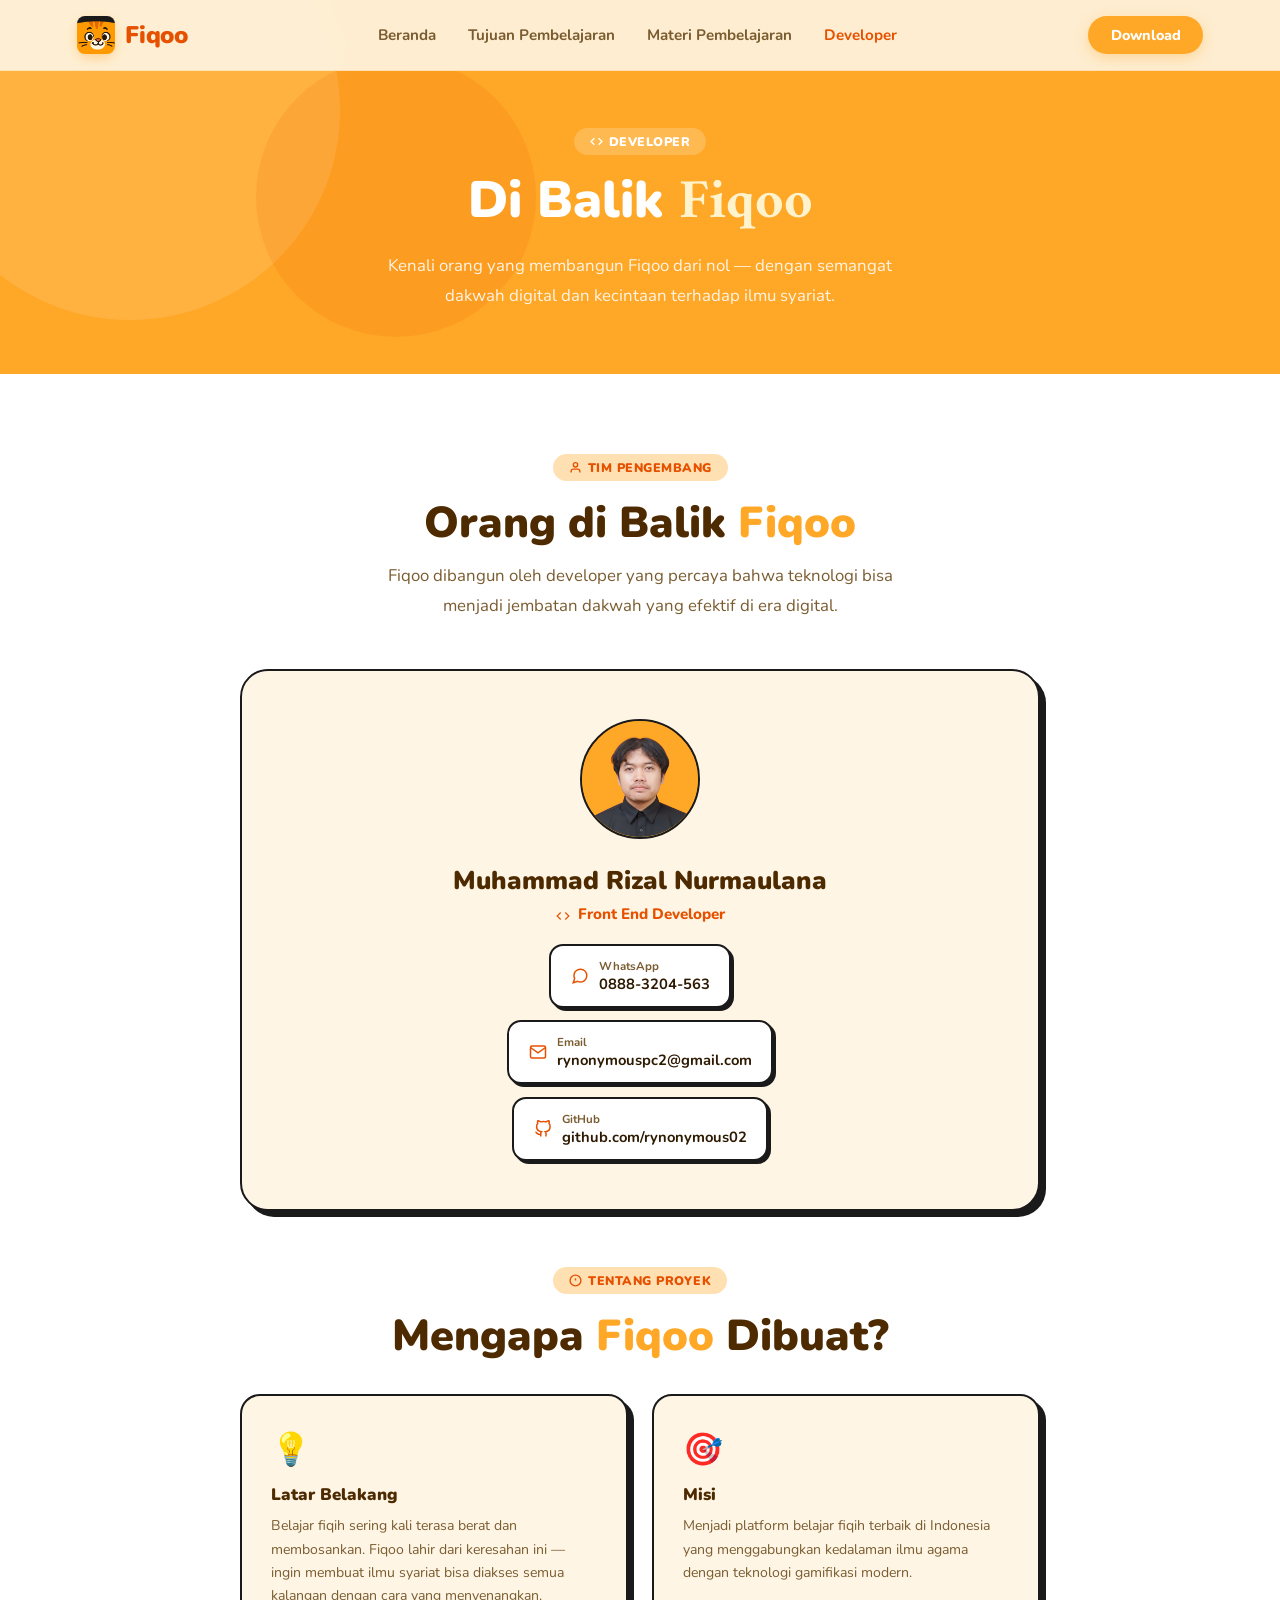
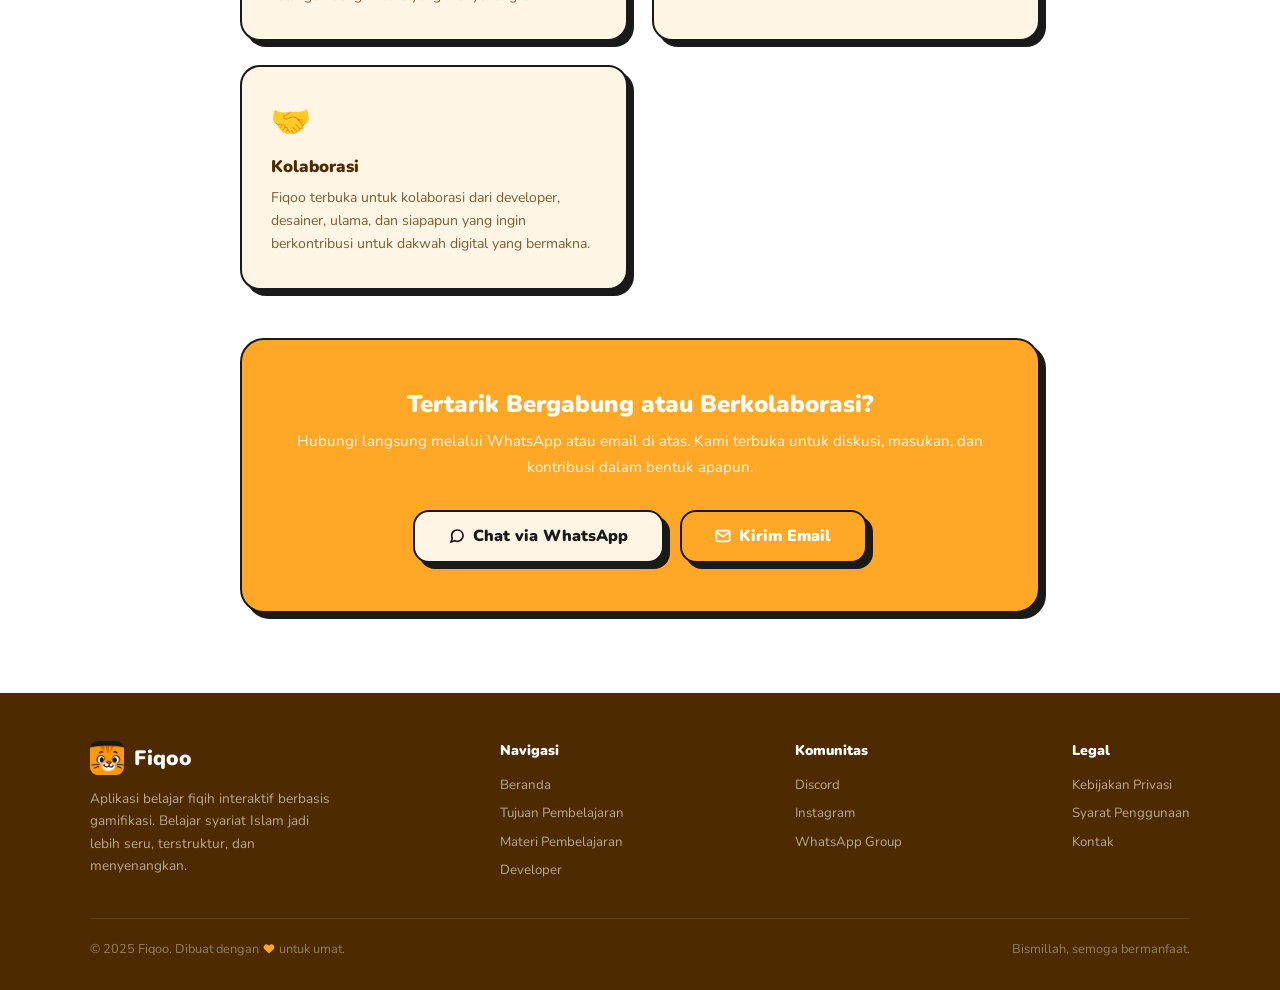
<file: developer.html>
<!DOCTYPE html>
<html lang="id">
<head>
  <meta charset="UTF-8">
  <meta name="viewport" content="width=device-width, initial-scale=1.0">
  <title>Developer — Fiqoo</title>
  <link rel="stylesheet" href="style.css">
  <link rel="icon" type="image/x-icon" href="images/fiqo-icon.webp">
</head>
<body>

<!-- NAV -->
<nav>
  <a href="index.html" class="nav-logo">
    <div class="logo-icon"><img src="images/fiqo-icon.webp" alt="Fiqoo" style="width:100%;height:100%;object-fit:contain;border-radius:8px;"></div>
    <span>Fiqoo</span>
  </a>
  <ul class="nav-links">
    <li><a href="index.html">Beranda</a></li>
    <li><a href="tujuan-pembelajaran.html">Tujuan Pembelajaran</a></li>
    <li><a href="materi-pembelajaran.html">Materi Pembelajaran</a></li>
    <li><a href="developer.html">Developer</a></li>
  </ul>
  <a href="https://github.com/rynonymous02/Fiqoo-Landing/releases/download/apk/app-release.apk" class="nav-cta">Download</a>
</nav>

<!-- PAGE HERO -->
<div class="page-hero">
  <div class="hero-blob blob1"></div>
  <div class="hero-blob blob2"></div>
  <div class="page-hero-content">
    <div class="section-tag" style="margin: 0 auto 1rem; background:rgba(255,255,255,0.2); color:#fff;">
      <svg viewBox="0 0 24 24" fill="none" stroke="currentColor" stroke-width="2.5"><polyline points="16 18 22 12 16 6"/><polyline points="8 6 2 12 8 18"/></svg>
      Developer
    </div>
    <h1>Di Balik <em>Fiqoo</em></h1>
    <p>Kenali orang yang membangun Fiqoo dari nol — dengan semangat dakwah digital dan kecintaan terhadap ilmu syariat.</p>
  </div>
</div>

<!-- DEVELOPER SECTION -->
<section class="dev-section">
  <div class="dev-inner">

    <div class="reveal" style="text-align:center;margin-bottom:3rem;">
      <div class="section-tag">
        <svg viewBox="0 0 24 24" fill="none" stroke="currentColor" stroke-width="2.5"><path d="M20 21v-2a4 4 0 0 0-4-4H8a4 4 0 0 0-4 4v2"/><circle cx="12" cy="7" r="4"/></svg>
        Tim Pengembang
      </div>
      <h2 class="section-title">Orang di Balik <em>Fiqoo</em></h2>
      <p class="section-desc">Fiqoo dibangun oleh developer yang percaya bahwa teknologi bisa menjadi jembatan dakwah yang efektif di era digital.</p>
    </div>

    <!-- Developer Card -->
    <div class="dev-card reveal">
      <img src="images/ryz.webp" alt="Muhammad Rizal Nurmaulana" class="dev-avatar">
      <div class="dev-info">
        <h2>Muhammad Rizal Nurmaulana</h2>
        <div class="dev-role">
          <svg viewBox="0 0 24 24" fill="none" stroke="currentColor" stroke-width="2" style="width:14px;height:14px;display:inline;vertical-align:middle;margin-right:4px;"><polyline points="16 18 22 12 16 6"/><polyline points="8 6 2 12 8 18"/></svg>
          Front End Developer
        </div>
        <div class="dev-contacts">
          <a href="https://wa.me/6208883204563" target="_blank" rel="noopener" class="dev-contact-item">
            <svg viewBox="0 0 24 24" fill="none" stroke="currentColor" stroke-width="2">
              <path d="M21 11.5a8.38 8.38 0 0 1-.9 3.8 8.5 8.5 0 0 1-7.6 4.7 8.38 8.38 0 0 1-3.8-.9L3 21l1.9-5.7a8.38 8.38 0 0 1-.9-3.8 8.5 8.5 0 0 1 4.7-7.6 8.38 8.38 0 0 1 3.8-.9h.5a8.48 8.48 0 0 1 8 8v.5z"/>
            </svg>
            <div>
              <span class="contact-label">WhatsApp</span>
              0888-3204-563
            </div>
          </a>
          <a href="mailto:rynonymouspc2@gmail.com" class="dev-contact-item">
            <svg viewBox="0 0 24 24" fill="none" stroke="currentColor" stroke-width="2">
              <path d="M4 4h16c1.1 0 2 .9 2 2v12c0 1.1-.9 2-2 2H4c-1.1 0-2-.9-2-2V6c0-1.1.9-2 2-2z"/>
              <polyline points="22,6 12,13 2,6"/>
            </svg>
            <div>
              <span class="contact-label">Email</span>
              rynonymouspc2@gmail.com
            </div>
          </a>
          <a href="https://github.com/rynonymous02" target="_blank" rel="noopener" class="dev-contact-item">
            <svg viewBox="0 0 24 24" fill="none" stroke="currentColor" stroke-width="2">
              <path d="M9 19c-5 1.5-5-2.5-7-3m14 6v-3.87a3.37 3.37 0 0 0-.94-2.61c3.14-.35 6.44-1.54 6.44-7A5.44 5.44 0 0 0 20 4.77 5.07 5.07 0 0 0 19.91 1S18.73.65 16 2.48a13.38 13.38 0 0 0-7 0C6.27.65 5.09 1 5.09 1A5.07 5.07 0 0 0 5 4.77a5.44 5.44 0 0 0-1.5 3.78c0 5.42 3.3 6.61 6.44 7A3.37 3.37 0 0 0 9 18.13V22"/>
            </svg>
            <div>
              <span class="contact-label">GitHub</span>
              github.com/rynonymous02
            </div>
          </a>
        </div>
      </div>
    </div>

    <!-- About Section -->
    <div class="reveal" style="margin-top:3.5rem; text-align:center;">
      <div class="section-tag">
        <svg viewBox="0 0 24 24" fill="none" stroke="currentColor" stroke-width="2.5"><circle cx="12" cy="12" r="10"/><line x1="12" y1="8" x2="12" y2="12"/><line x1="12" y1="16" x2="12.01" y2="16"/></svg>
        Tentang Proyek
      </div>
      <h2 class="section-title">Mengapa <em>Fiqoo</em> Dibuat?</h2>
    </div>

    <div style="display:grid;grid-template-columns:repeat(auto-fit,minmax(260px,1fr));gap:1.5rem;margin-top:2rem;">
      <div class="tujuan-card reveal">
        <div style="font-size:2rem;margin-bottom:0.8rem;">💡</div>
        <h3>Latar Belakang</h3>
        <p>Belajar fiqih sering kali terasa berat dan membosankan. Fiqoo lahir dari keresahan ini — ingin membuat ilmu syariat bisa diakses semua kalangan dengan cara yang menyenangkan.</p>
      </div>
      <div class="tujuan-card reveal">
        <div style="font-size:2rem;margin-bottom:0.8rem;">🎯</div>
        <h3>Misi</h3>
        <p>Menjadi platform belajar fiqih terbaik di Indonesia yang menggabungkan kedalaman ilmu agama dengan teknologi gamifikasi modern.</p>
      </div>
      <div class="tujuan-card reveal">
        <div style="font-size:2rem;margin-bottom:0.8rem;">🤝</div>
        <h3>Kolaborasi</h3>
        <p>Fiqoo terbuka untuk kolaborasi dari developer, desainer, ulama, dan siapapun yang ingin berkontribusi untuk dakwah digital yang bermakna.</p>
      </div>
    </div>

    <!-- CTA Kontribusi -->
    <div class="tujuan-cta-box reveal" style="margin-top:3rem;">
      <h3>Tertarik Bergabung atau Berkolaborasi?</h3>
      <p>Hubungi langsung melalui WhatsApp atau email di atas. Kami terbuka untuk diskusi, masukan, dan kontribusi dalam bentuk apapun.</p>
      <div style="display:flex;gap:1rem;justify-content:center;flex-wrap:wrap;">
        <a href="https://wa.me/6208883204563" target="_blank" rel="noopener" class="btn-secondary" style="display:inline-flex;">
          <svg viewBox="0 0 24 24" fill="none" stroke="currentColor" stroke-width="2.5" style="width:16px;height:16px;">
            <path d="M21 11.5a8.38 8.38 0 0 1-.9 3.8 8.5 8.5 0 0 1-7.6 4.7 8.38 8.38 0 0 1-3.8-.9L3 21l1.9-5.7a8.38 8.38 0 0 1-.9-3.8 8.5 8.5 0 0 1 4.7-7.6 8.38 8.38 0 0 1 3.8-.9h.5a8.48 8.48 0 0 1 8 8v.5z"/>
          </svg>
          Chat via WhatsApp
        </a>
        <a href="mailto:rynonymouspc2@gmail.com?subject=Kolaborasi%20Fiqoo" class="btn-primary" style="display:inline-flex;">
          <svg viewBox="0 0 24 24" fill="none" stroke="currentColor" stroke-width="2.5" style="width:16px;height:16px;">
            <path d="M4 4h16c1.1 0 2 .9 2 2v12c0 1.1-.9 2-2 2H4c-1.1 0-2-.9-2-2V6c0-1.1.9-2 2-2z"/>
            <polyline points="22,6 12,13 2,6"/>
          </svg>
          Kirim Email
        </a>
      </div>
    </div>

  </div>
</section>

<!-- FOOTER -->
<footer>
  <div class="footer-inner">
    <div class="footer-top">
      <div class="footer-brand">
        <div class="footer-logo">
          <div class="logo-icon"><img src="images/fiqo-icon.webp" alt="Fiqoo" style="width:100%;height:100%;object-fit:contain;border-radius:8px;"></div>
          <span>Fiqoo</span>
        </div>
        <p>Aplikasi belajar fiqih interaktif berbasis gamifikasi. Belajar syariat Islam jadi lebih seru, terstruktur, dan menyenangkan.</p>
      </div>
      <div class="footer-links">
        <h5>Navigasi</h5>
        <ul>
          <li><a href="index.html">Beranda</a></li>
          <li><a href="tujuan-pembelajaran.html">Tujuan Pembelajaran</a></li>
          <li><a href="materi-pembelajaran.html">Materi Pembelajaran</a></li>
          <li><a href="developer.html">Developer</a></li>
        </ul>
      </div>
      <div class="footer-links">
        <h5>Komunitas</h5>
        <ul>
          <li><a href="#">Discord</a></li>
          <li><a href="#">Instagram</a></li>
          <li><a href="#">WhatsApp Group</a></li>
        </ul>
      </div>
      <div class="footer-links">
        <h5>Legal</h5>
        <ul>
          <li><a href="#">Kebijakan Privasi</a></li>
          <li><a href="#">Syarat Penggunaan</a></li>
          <li><a href="#">Kontak</a></li>
        </ul>
      </div>
    </div>
    <div class="footer-bottom">
      <p>&copy; 2025 Fiqoo. Dibuat dengan <svg viewBox="0 0 24 24" fill="#ffa726"><path d="M20.84 4.61a5.5 5.5 0 0 0-7.78 0L12 5.67l-1.06-1.06a5.5 5.5 0 0 0-7.78 7.78l1.06 1.06L12 21.23l7.78-7.78 1.06-1.06a5.5 5.5 0 0 0 0-7.78z"/></svg> untuk umat.</p>
      <p>Bismillah, semoga bermanfaat.</p>
    </div>
  </div>
</footer>

<script src="main.js"></script>
</body>
</html>
</file>
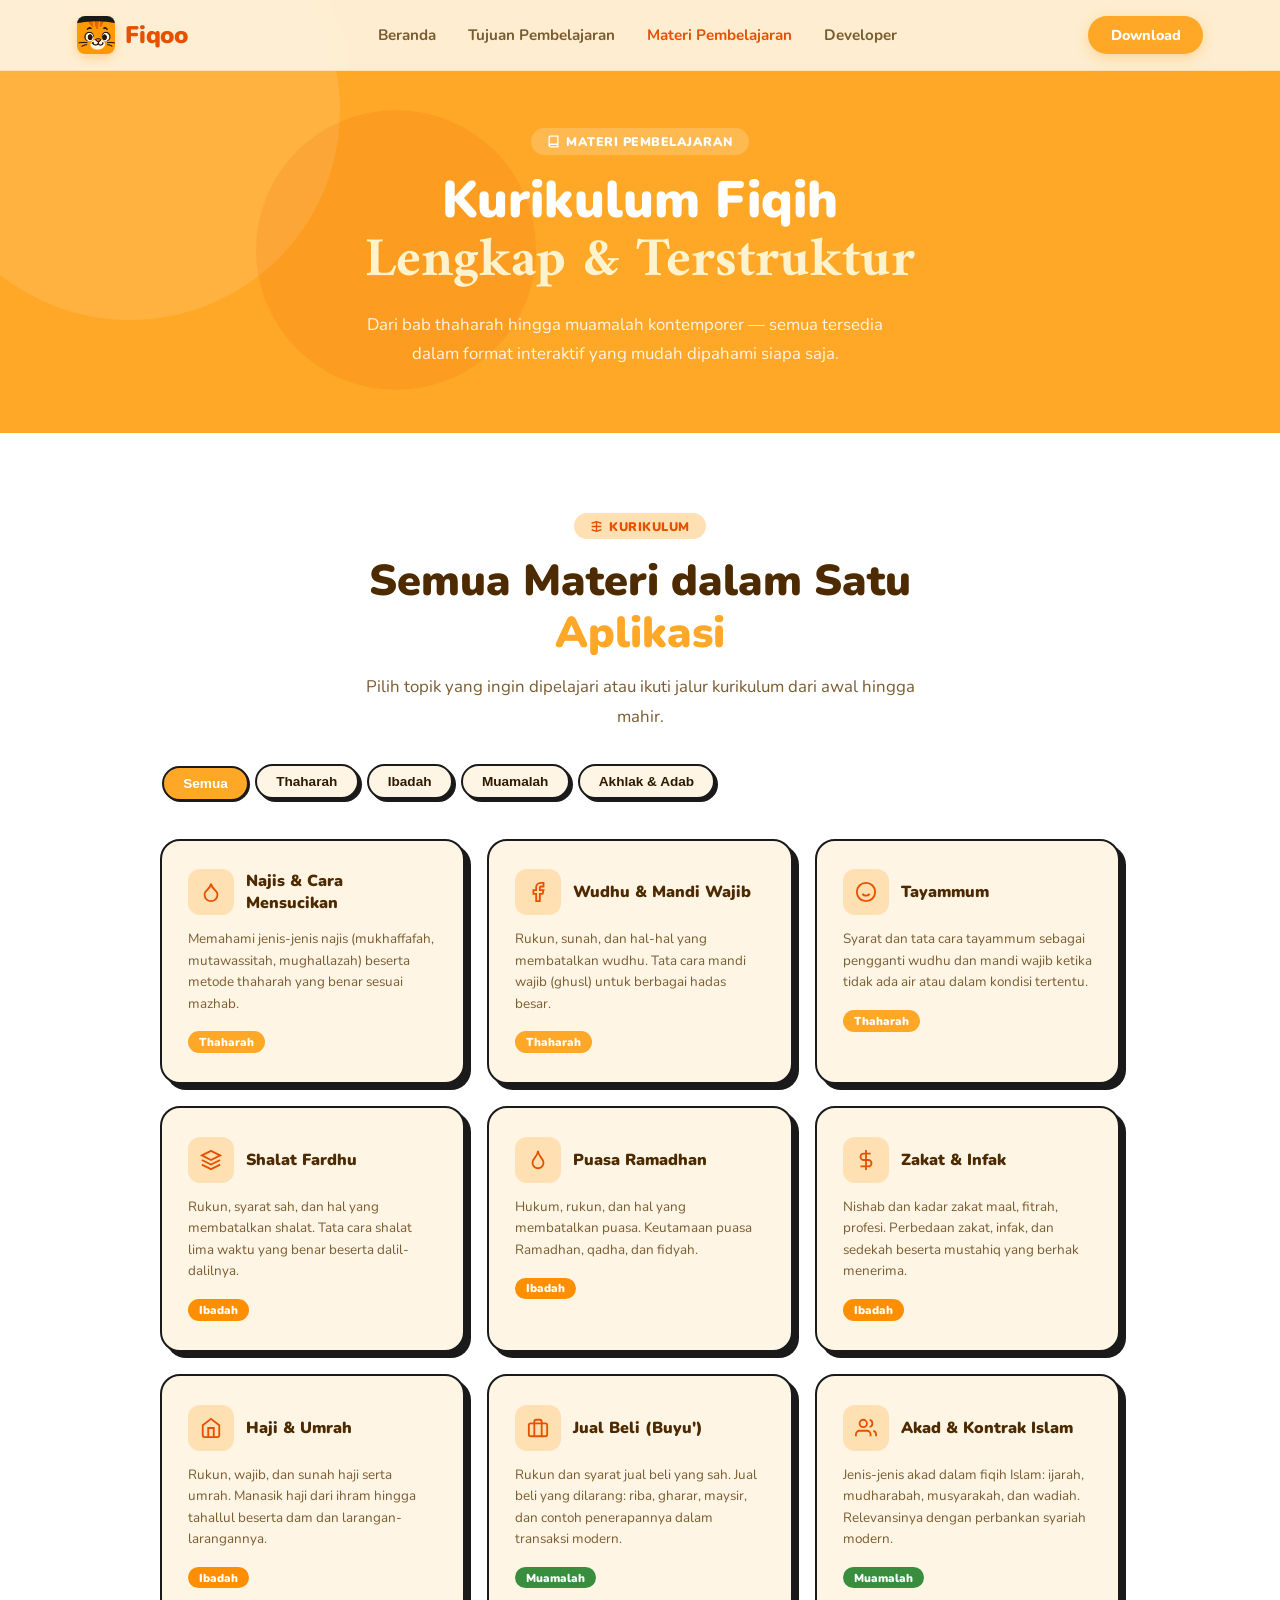
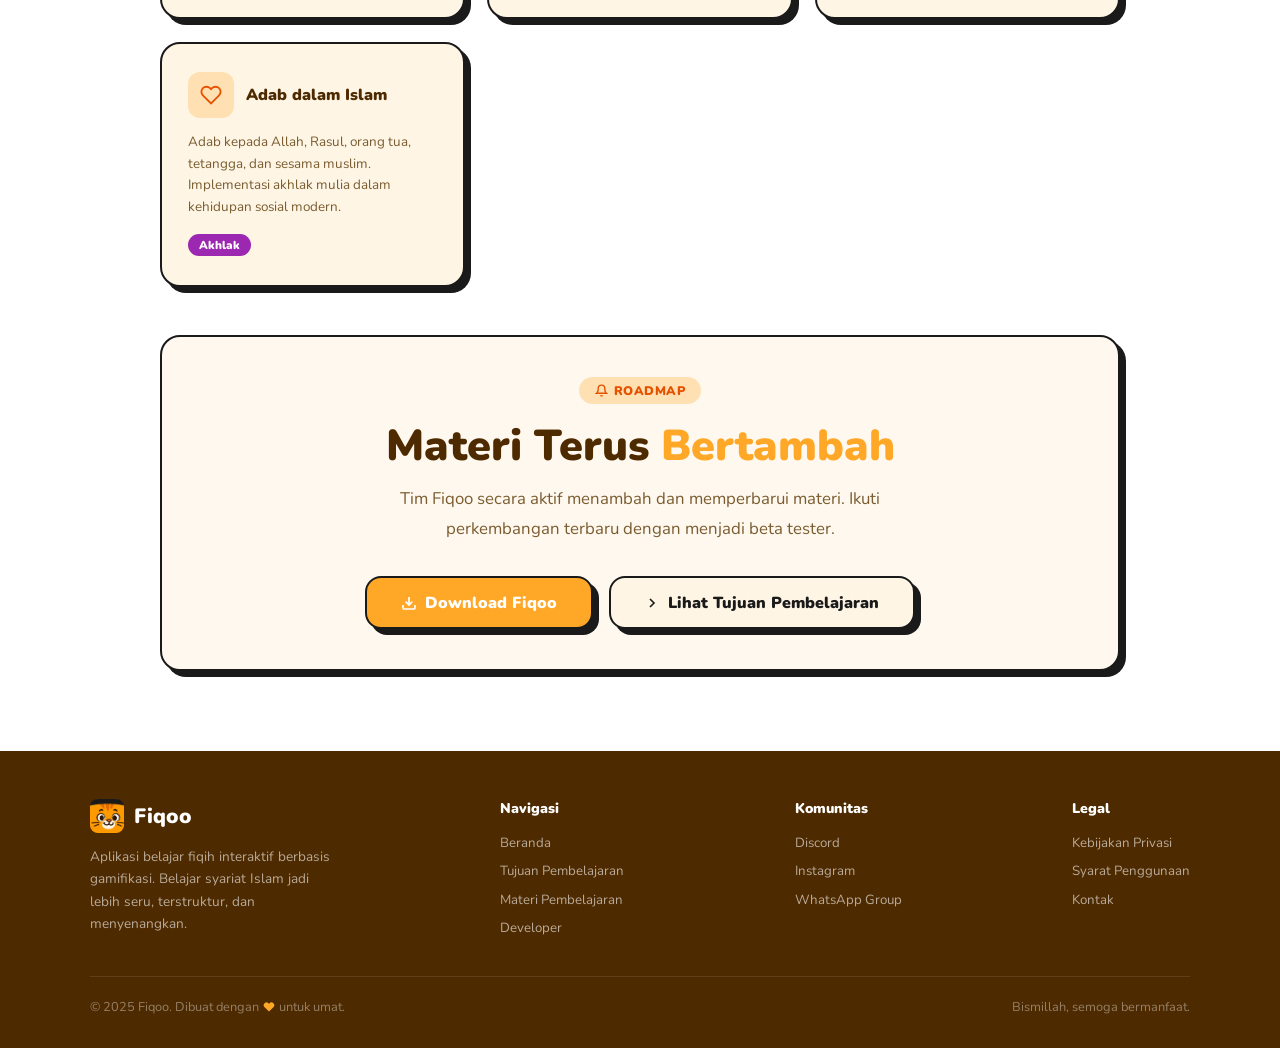
<file: materi-pembelajaran.html>
<!DOCTYPE html>
<html lang="id">
<head>
  <meta charset="UTF-8">
  <meta name="viewport" content="width=device-width, initial-scale=1.0">
  <title>Materi Pembelajaran — Fiqoo</title>
  <link rel="stylesheet" href="style.css">
  <link rel="icon" type="image/x-icon" href="images/fiqo-icon.webp">
</head>
<body>

<!-- NAV -->
<nav>
  <a href="index.html" class="nav-logo">
    <div class="logo-icon"><img src="images/fiqo-icon.webp" alt="Fiqoo" style="width:100%;height:100%;object-fit:contain;border-radius:8px;"></div>
    <span>Fiqoo</span>
  </a>
  <ul class="nav-links">
    <li><a href="index.html">Beranda</a></li>
    <li><a href="tujuan-pembelajaran.html">Tujuan Pembelajaran</a></li>
    <li><a href="materi-pembelajaran.html">Materi Pembelajaran</a></li>
    <li><a href="developer.html">Developer</a></li>
  </ul>
  <a href="https://github.com/rynonymous02/Fiqoo-Landing/releases/download/apk/app-release.apk" class="nav-cta">Download</a>
</nav>

<!-- PAGE HERO -->
<div class="page-hero">
  <div class="hero-blob blob1"></div>
  <div class="hero-blob blob2"></div>
  <div class="page-hero-content">
    <div class="section-tag" style="margin: 0 auto 1rem; background:rgba(255,255,255,0.2); color:#fff;">
      <svg viewBox="0 0 24 24" fill="none" stroke="currentColor" stroke-width="2.5"><path d="M4 19.5A2.5 2.5 0 0 1 6.5 17H20"/><path d="M6.5 2H20v20H6.5A2.5 2.5 0 0 1 4 19.5v-15A2.5 2.5 0 0 1 6.5 2z"/></svg>
      Materi Pembelajaran
    </div>
    <h1>Kurikulum Fiqih <br><em>Lengkap & Terstruktur</em></h1>
    <p>Dari bab thaharah hingga muamalah kontemporer — semua tersedia dalam format interaktif yang mudah dipahami siapa saja.</p>
  </div>
</div>

<!-- MATERI SECTION -->
<section class="materi-section">
  <div class="materi-inner">

    <div class="reveal" style="text-align:center;margin-bottom:2rem;">
      <div class="section-tag">
        <svg viewBox="0 0 24 24" fill="none" stroke="currentColor" stroke-width="2.5"><path d="M3 12h18M3 6l9-3 9 3M3 18l9 3 9-3"/><path d="M12 3v18"/></svg>
        Kurikulum
      </div>
      <h2 class="section-title">Semua Materi dalam Satu <br><em>Aplikasi</em></h2>
      <p class="section-desc">Pilih topik yang ingin dipelajari atau ikuti jalur kurikulum dari awal hingga mahir.</p>
    </div>

    <!-- Tab Filter -->
    <div class="materi-tabs reveal">
      <button class="materi-tab active" data-filter="semua">Semua</button>
      <button class="materi-tab" data-filter="thaharah">Thaharah</button>
      <button class="materi-tab" data-filter="ibadah">Ibadah</button>
      <button class="materi-tab" data-filter="muamalah">Muamalah</button>
      <button class="materi-tab" data-filter="akhlak">Akhlak & Adab</button>
    </div>

    <!-- Materi Grid -->
    <div class="materi-grid">

      <!-- Thaharah -->
      <div class="materi-card reveal" data-category="thaharah">
        <div class="materi-card-header">
          <div class="materi-icon">
            <svg viewBox="0 0 24 24" fill="none" stroke="currentColor" stroke-width="2"><path d="M12 22a7 7 0 0 0 7-7c0-2-1-3.9-3-5.5s-3.5-4-4-6.5c-.5 2.5-2 4.9-4 6.5C6 11.1 5 13 5 15a7 7 0 0 0 7 7z"/></svg>
          </div>
          <h3>Najis & Cara Mensucikan</h3>
        </div>
        <p>Memahami jenis-jenis najis (mukhaffafah, mutawassitah, mughallazah) beserta metode thaharah yang benar sesuai mazhab.</p>
        <span class="materi-tag">Thaharah</span>
      </div>

      <div class="materi-card reveal" data-category="thaharah">
        <div class="materi-card-header">
          <div class="materi-icon">
            <svg viewBox="0 0 24 24" fill="none" stroke="currentColor" stroke-width="2"><path d="M18 2h-3a5 5 0 0 0-5 5v3H7v4h3v8h4v-8h3l1-4h-4V7a1 1 0 0 1 1-1h3z"/></svg>
          </div>
          <h3>Wudhu & Mandi Wajib</h3>
        </div>
        <p>Rukun, sunah, dan hal-hal yang membatalkan wudhu. Tata cara mandi wajib (ghusl) untuk berbagai hadas besar.</p>
        <span class="materi-tag">Thaharah</span>
      </div>

      <div class="materi-card reveal" data-category="thaharah">
        <div class="materi-card-header">
          <div class="materi-icon">
            <svg viewBox="0 0 24 24" fill="none" stroke="currentColor" stroke-width="2"><circle cx="12" cy="12" r="10"/><path d="M8 14s1.5 2 4 2 4-2 4-2"/><line x1="9" y1="9" x2="9.01" y2="9"/><line x1="15" y1="9" x2="15.01" y2="9"/></svg>
          </div>
          <h3>Tayammum</h3>
        </div>
        <p>Syarat dan tata cara tayammum sebagai pengganti wudhu dan mandi wajib ketika tidak ada air atau dalam kondisi tertentu.</p>
        <span class="materi-tag">Thaharah</span>
      </div>

      <!-- Ibadah -->
      <div class="materi-card reveal" data-category="ibadah">
        <div class="materi-card-header">
          <div class="materi-icon">
            <svg viewBox="0 0 24 24" fill="none" stroke="currentColor" stroke-width="2"><path d="M12 2L2 7l10 5 10-5-10-5z"/><path d="M2 17l10 5 10-5"/><path d="M2 12l10 5 10-5"/></svg>
          </div>
          <h3>Shalat Fardhu</h3>
        </div>
        <p>Rukun, syarat sah, dan hal yang membatalkan shalat. Tata cara shalat lima waktu yang benar beserta dalil-dalilnya.</p>
        <span class="materi-tag gold">Ibadah</span>
      </div>

      <div class="materi-card reveal" data-category="ibadah">
        <div class="materi-card-header">
          <div class="materi-icon">
            <svg viewBox="0 0 24 24" fill="none" stroke="currentColor" stroke-width="2"><path d="M12 2c0 6-6 8-6 13a6 6 0 0 0 12 0c0-5-6-7-6-13z"/></svg>
          </div>
          <h3>Puasa Ramadhan</h3>
        </div>
        <p>Hukum, rukun, dan hal yang membatalkan puasa. Keutamaan puasa Ramadhan, qadha, dan fidyah.</p>
        <span class="materi-tag gold">Ibadah</span>
      </div>

      <div class="materi-card reveal" data-category="ibadah">
        <div class="materi-card-header">
          <div class="materi-icon">
            <svg viewBox="0 0 24 24" fill="none" stroke="currentColor" stroke-width="2"><line x1="12" y1="1" x2="12" y2="23"/><path d="M17 5H9.5a3.5 3.5 0 0 0 0 7h5a3.5 3.5 0 0 1 0 7H6"/></svg>
          </div>
          <h3>Zakat & Infak</h3>
        </div>
        <p>Nishab dan kadar zakat maal, fitrah, profesi. Perbedaan zakat, infak, dan sedekah beserta mustahiq yang berhak menerima.</p>
        <span class="materi-tag gold">Ibadah</span>
      </div>

      <div class="materi-card reveal" data-category="ibadah">
        <div class="materi-card-header">
          <div class="materi-icon">
            <svg viewBox="0 0 24 24" fill="none" stroke="currentColor" stroke-width="2"><path d="M3 9l9-7 9 7v11a2 2 0 0 1-2 2H5a2 2 0 0 1-2-2z"/><polyline points="9 22 9 12 15 12 15 22"/></svg>
          </div>
          <h3>Haji & Umrah</h3>
        </div>
        <p>Rukun, wajib, dan sunah haji serta umrah. Manasik haji dari ihram hingga tahallul beserta dam dan larangan-larangannya.</p>
        <span class="materi-tag gold">Ibadah</span>
      </div>

      <!-- Muamalah -->
      <div class="materi-card reveal" data-category="muamalah">
        <div class="materi-card-header">
          <div class="materi-icon">
            <svg viewBox="0 0 24 24" fill="none" stroke="currentColor" stroke-width="2"><rect x="2" y="7" width="20" height="14" rx="2"/><path d="M16 21V5a2 2 0 0 0-2-2h-4a2 2 0 0 0-2 2v16"/></svg>
          </div>
          <h3>Jual Beli (Buyu')</h3>
        </div>
        <p>Rukun dan syarat jual beli yang sah. Jual beli yang dilarang: riba, gharar, maysir, dan contoh penerapannya dalam transaksi modern.</p>
        <span class="materi-tag green">Muamalah</span>
      </div>

      <div class="materi-card reveal" data-category="muamalah">
        <div class="materi-card-header">
          <div class="materi-icon">
            <svg viewBox="0 0 24 24" fill="none" stroke="currentColor" stroke-width="2"><path d="M17 21v-2a4 4 0 0 0-4-4H5a4 4 0 0 0-4 4v2"/><circle cx="9" cy="7" r="4"/><path d="M23 21v-2a4 4 0 0 0-3-3.87"/><path d="M16 3.13a4 4 0 0 1 0 7.75"/></svg>
          </div>
          <h3>Akad & Kontrak Islam</h3>
        </div>
        <p>Jenis-jenis akad dalam fiqih Islam: ijarah, mudharabah, musyarakah, dan wadiah. Relevansinya dengan perbankan syariah modern.</p>
        <span class="materi-tag green">Muamalah</span>
      </div>

      <!-- Akhlak -->
      <div class="materi-card reveal" data-category="akhlak">
        <div class="materi-card-header">
          <div class="materi-icon">
            <svg viewBox="0 0 24 24" fill="none" stroke="currentColor" stroke-width="2"><path d="M20.84 4.61a5.5 5.5 0 0 0-7.78 0L12 5.67l-1.06-1.06a5.5 5.5 0 0 0-7.78 7.78l1.06 1.06L12 21.23l7.78-7.78 1.06-1.06a5.5 5.5 0 0 0 0-7.78z"/></svg>
          </div>
          <h3>Adab dalam Islam</h3>
        </div>
        <p>Adab kepada Allah, Rasul, orang tua, tetangga, dan sesama muslim. Implementasi akhlak mulia dalam kehidupan sosial modern.</p>
        <span class="materi-tag" style="background:#9c27b0;">Akhlak</span>
      </div>

      <div class="materi-card reveal" data-category="akhlak">
        <div class="materi-card-header">
          <div class="materi-icon">
            <svg viewBox="0 0 24 24" fill="none" stroke="currentColor" stroke-width="2"><circle cx="12" cy="12" r="10"/><line x1="2" y1="12" x2="22" y2="12"/><path d="M12 2a15.3 15.3 0 0 1 4 10 15.3 15.3 0 0 1-4 10 15.3 15.3 0 0 1-4-10 15.3 15.3 0 0 1 4-10z"/></svg>
          </div>
          <h3>Fiqih Kontemporer</h3>
        </div>
        <p>Hukum Islam terhadap isu-isu modern: media sosial, transaksi digital, kuliner halal, dan permasalahan bioetika dalam pandangan Islam.</p>
        <span class="materi-tag" style="background:#9c27b0;">Akhlak</span>
      </div>

    </div>

    <!-- Progress Info -->
    <div class="reveal" style="margin-top:3rem; text-align:center; background:var(--orange-xlight); border-radius:20px; padding:2.5rem 2rem; border:var(--border-thick); box-shadow:var(--neo-shadow);">
      <div class="section-tag" style="margin:0 auto 1rem;">
        <svg viewBox="0 0 24 24" fill="none" stroke="currentColor" stroke-width="2.5"><path d="M18 8A6 6 0 0 0 6 8c0 7-3 9-3 9h18s-3-2-3-9"/><path d="M13.73 21a2 2 0 0 1-3.46 0"/></svg>
        Roadmap
      </div>
      <h3 class="section-title" style="color:var(--brown);">Materi Terus <em>Bertambah</em></h3>
      <p class="section-desc">Tim Fiqoo secara aktif menambah dan memperbarui materi. Ikuti perkembangan terbaru dengan menjadi beta tester.</p>
      <div style="display:flex;gap:1rem;justify-content:center;flex-wrap:wrap;margin-top:2rem;">
        <a href="https://github.com/rynonymous02/Fiqoo-Landing/releases/download/apk/app-release.apk" class="btn-primary">
          <svg viewBox="0 0 24 24" fill="none" stroke="currentColor" stroke-width="2.5"><path d="M21 15v4a2 2 0 0 1-2 2H5a2 2 0 0 1-2-2v-4"/><polyline points="7 10 12 15 17 10"/><line x1="12" y1="15" x2="12" y2="3"/></svg>
          Download Fiqoo
        </a>
        <a href="tujuan-pembelajaran.html" class="btn-secondary">
          <svg viewBox="0 0 24 24" fill="none" stroke="currentColor" stroke-width="2.5"><polyline points="9 18 15 12 9 6"/></svg>
          Lihat Tujuan Pembelajaran
        </a>
      </div>
    </div>

  </div>
</section>

<!-- FOOTER -->
<footer>
  <div class="footer-inner">
    <div class="footer-top">
      <div class="footer-brand">
        <div class="footer-logo">
          <div class="logo-icon"><img src="images/fiqo-icon.webp" alt="Fiqoo" style="width:100%;height:100%;object-fit:contain;border-radius:8px;"></div>
          <span>Fiqoo</span>
        </div>
        <p>Aplikasi belajar fiqih interaktif berbasis gamifikasi. Belajar syariat Islam jadi lebih seru, terstruktur, dan menyenangkan.</p>
      </div>
      <div class="footer-links">
        <h5>Navigasi</h5>
        <ul>
          <li><a href="index.html">Beranda</a></li>
          <li><a href="tujuan-pembelajaran.html">Tujuan Pembelajaran</a></li>
          <li><a href="materi-pembelajaran.html">Materi Pembelajaran</a></li>
          <li><a href="developer.html">Developer</a></li>
        </ul>
      </div>
      <div class="footer-links">
        <h5>Komunitas</h5>
        <ul>
          <li><a href="#">Discord</a></li>
          <li><a href="#">Instagram</a></li>
          <li><a href="#">WhatsApp Group</a></li>
        </ul>
      </div>
      <div class="footer-links">
        <h5>Legal</h5>
        <ul>
          <li><a href="#">Kebijakan Privasi</a></li>
          <li><a href="#">Syarat Penggunaan</a></li>
          <li><a href="#">Kontak</a></li>
        </ul>
      </div>
    </div>
    <div class="footer-bottom">
      <p>&copy; 2025 Fiqoo. Dibuat dengan <svg viewBox="0 0 24 24" fill="#ffa726"><path d="M20.84 4.61a5.5 5.5 0 0 0-7.78 0L12 5.67l-1.06-1.06a5.5 5.5 0 0 0-7.78 7.78l1.06 1.06L12 21.23l7.78-7.78 1.06-1.06a5.5 5.5 0 0 0 0-7.78z"/></svg> untuk umat.</p>
      <p>Bismillah, semoga bermanfaat.</p>
    </div>
  </div>
</footer>

<script src="main.js"></script>
</body>
</html>
</file>
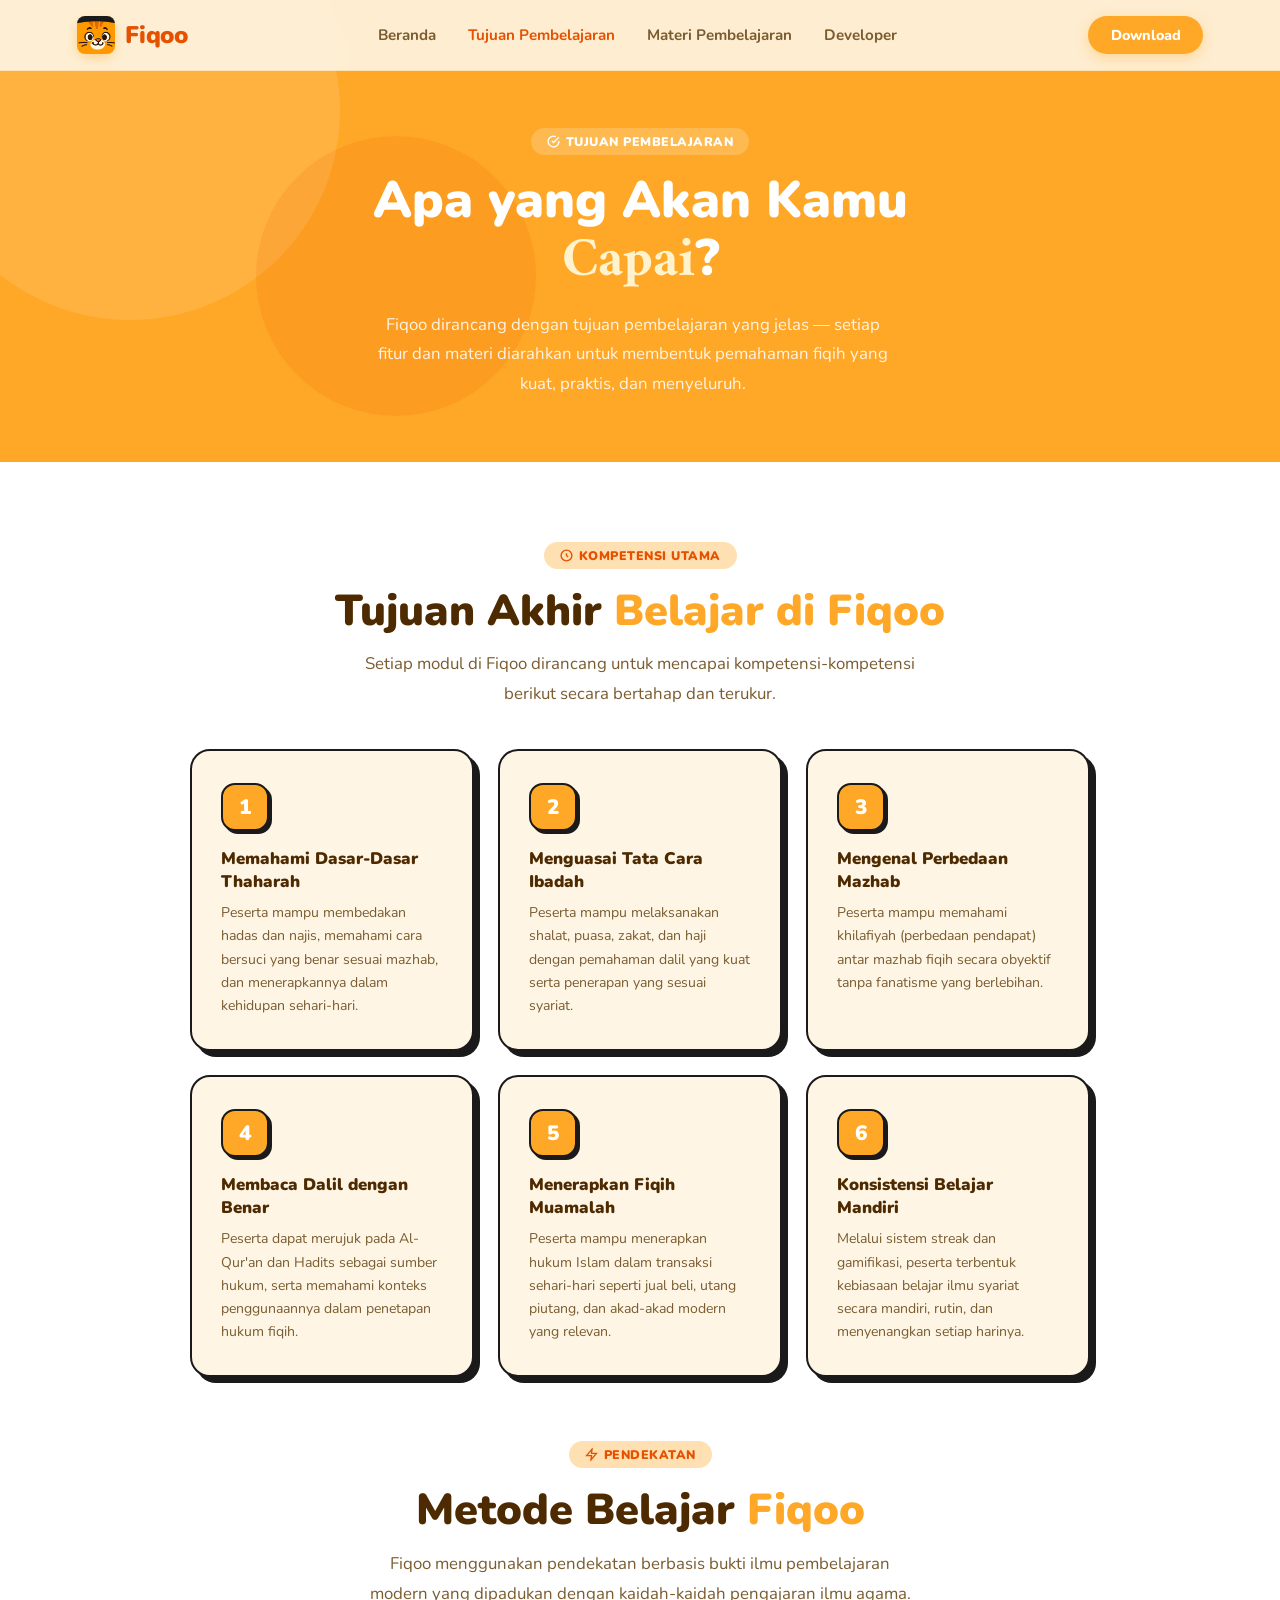
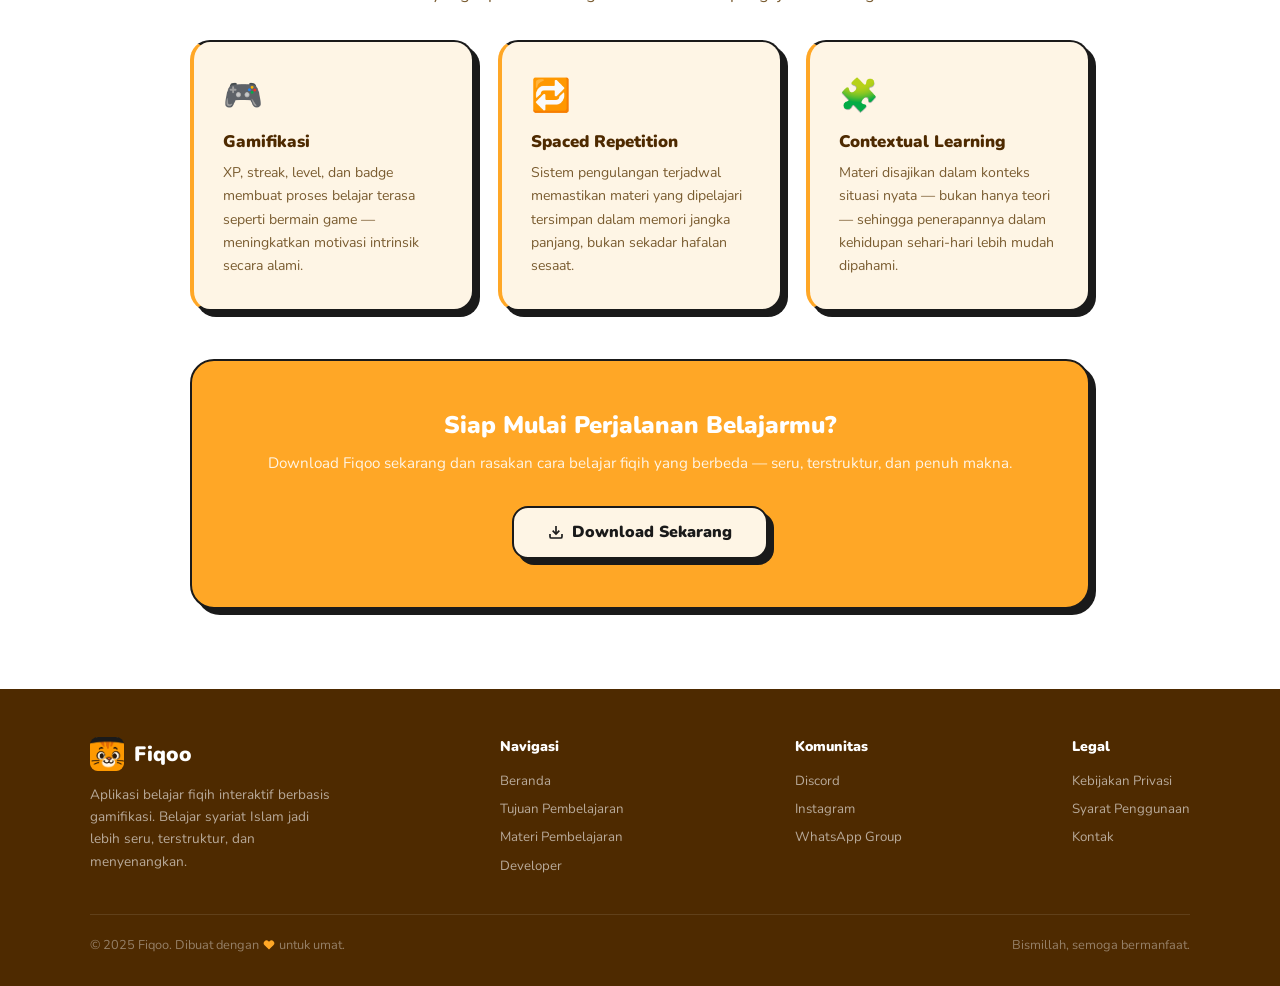
<file: tujuan-pembelajaran.html>
<!DOCTYPE html>
<html lang="id">
<head>
  <meta charset="UTF-8">
  <meta name="viewport" content="width=device-width, initial-scale=1.0">
  <title>Tujuan Pembelajaran — Fiqoo</title>
  <link rel="stylesheet" href="style.css">
  <link rel="icon" type="image/x-icon" href="images/fiqo-icon.webp">
</head>
<body>

<!-- NAV -->
<nav>
  <a href="index.html" class="nav-logo">
    <div class="logo-icon"><img src="images/fiqo-icon.webp" alt="Fiqoo" style="width:100%;height:100%;object-fit:contain;border-radius:8px;"></div>
    <span>Fiqoo</span>
  </a>
  <ul class="nav-links">
    <li><a href="index.html">Beranda</a></li>
    <li><a href="tujuan-pembelajaran.html">Tujuan Pembelajaran</a></li>
    <li><a href="materi-pembelajaran.html">Materi Pembelajaran</a></li>
    <li><a href="developer.html">Developer</a></li>
  </ul>
  <a href="https://github.com/rynonymous02/Fiqoo-Landing/releases/download/apk/app-release.apk" class="nav-cta">Download</a>
</nav>

<!-- PAGE HERO -->
<div class="page-hero">
  <div class="hero-blob blob1"></div>
  <div class="hero-blob blob2"></div>
  <div class="page-hero-content">
    <div class="section-tag" style="margin: 0 auto 1rem; background:rgba(255,255,255,0.2); color:#fff;">
      <svg viewBox="0 0 24 24" fill="none" stroke="currentColor" stroke-width="2.5"><path d="M22 11.08V12a10 10 0 1 1-5.93-9.14"/><polyline points="22 4 12 14.01 9 11.01"/></svg>
      Tujuan Pembelajaran
    </div>
    <h1>Apa yang Akan Kamu <br><em>Capai</em>?</h1>
    <p>Fiqoo dirancang dengan tujuan pembelajaran yang jelas — setiap fitur dan materi diarahkan untuk membentuk pemahaman fiqih yang kuat, praktis, dan menyeluruh.</p>
  </div>
</div>

<!-- TUJUAN SECTION -->
<section class="tujuan-section">
  <div class="tujuan-inner">
    <div class="reveal" style="text-align:center;">
      <div class="section-tag">
        <svg viewBox="0 0 24 24" fill="none" stroke="currentColor" stroke-width="2.5"><circle cx="12" cy="12" r="10"/><path d="M12 8v4l3 3"/></svg>
        Kompetensi Utama
      </div>
      <h2 class="section-title">Tujuan Akhir <em>Belajar di Fiqoo</em></h2>
      <p class="section-desc">Setiap modul di Fiqoo dirancang untuk mencapai kompetensi-kompetensi berikut secara bertahap dan terukur.</p>
    </div>

    <div class="tujuan-grid">
      <div class="tujuan-card reveal">
        <div class="tujuan-num">1</div>
        <h3>Memahami Dasar-Dasar Thaharah</h3>
        <p>Peserta mampu membedakan hadas dan najis, memahami cara bersuci yang benar sesuai mazhab, dan menerapkannya dalam kehidupan sehari-hari.</p>
      </div>
      <div class="tujuan-card reveal">
        <div class="tujuan-num">2</div>
        <h3>Menguasai Tata Cara Ibadah</h3>
        <p>Peserta mampu melaksanakan shalat, puasa, zakat, dan haji dengan pemahaman dalil yang kuat serta penerapan yang sesuai syariat.</p>
      </div>
      <div class="tujuan-card reveal">
        <div class="tujuan-num">3</div>
        <h3>Mengenal Perbedaan Mazhab</h3>
        <p>Peserta mampu memahami khilafiyah (perbedaan pendapat) antar mazhab fiqih secara obyektif tanpa fanatisme yang berlebihan.</p>
      </div>
      <div class="tujuan-card reveal">
        <div class="tujuan-num">4</div>
        <h3>Membaca Dalil dengan Benar</h3>
        <p>Peserta dapat merujuk pada Al-Qur'an dan Hadits sebagai sumber hukum, serta memahami konteks penggunaannya dalam penetapan hukum fiqih.</p>
      </div>
      <div class="tujuan-card reveal">
        <div class="tujuan-num">5</div>
        <h3>Menerapkan Fiqih Muamalah</h3>
        <p>Peserta mampu menerapkan hukum Islam dalam transaksi sehari-hari seperti jual beli, utang piutang, dan akad-akad modern yang relevan.</p>
      </div>
      <div class="tujuan-card reveal">
        <div class="tujuan-num">6</div>
        <h3>Konsistensi Belajar Mandiri</h3>
        <p>Melalui sistem streak dan gamifikasi, peserta terbentuk kebiasaan belajar ilmu syariat secara mandiri, rutin, dan menyenangkan setiap harinya.</p>
      </div>
    </div>

    <!-- Pendekatan Pembelajaran -->
    <div class="reveal" style="margin-top: 4rem; text-align:center;">
      <div class="section-tag">
        <svg viewBox="0 0 24 24" fill="none" stroke="currentColor" stroke-width="2.5"><path d="M13 2L3 14h9l-1 8 10-12h-9l1-8z"/></svg>
        Pendekatan
      </div>
      <h2 class="section-title">Metode Belajar <em>Fiqoo</em></h2>
      <p class="section-desc">Fiqoo menggunakan pendekatan berbasis bukti ilmu pembelajaran modern yang dipadukan dengan kaidah-kaidah pengajaran ilmu agama.</p>
    </div>

    <div class="tujuan-grid" style="margin-top:2rem;">
      <div class="tujuan-card reveal" style="border-left: 4px solid var(--orange);">
        <div style="font-size:2rem;margin-bottom:0.8rem;">🎮</div>
        <h3>Gamifikasi</h3>
        <p>XP, streak, level, dan badge membuat proses belajar terasa seperti bermain game — meningkatkan motivasi intrinsik secara alami.</p>
      </div>
      <div class="tujuan-card reveal" style="border-left: 4px solid var(--orange);">
        <div style="font-size:2rem;margin-bottom:0.8rem;">🔁</div>
        <h3>Spaced Repetition</h3>
        <p>Sistem pengulangan terjadwal memastikan materi yang dipelajari tersimpan dalam memori jangka panjang, bukan sekadar hafalan sesaat.</p>
      </div>
      <div class="tujuan-card reveal" style="border-left: 4px solid var(--orange);">
        <div style="font-size:2rem;margin-bottom:0.8rem;">🧩</div>
        <h3>Contextual Learning</h3>
        <p>Materi disajikan dalam konteks situasi nyata — bukan hanya teori — sehingga penerapannya dalam kehidupan sehari-hari lebih mudah dipahami.</p>
      </div>
    </div>

    <div class="tujuan-cta-box reveal">
      <h3>Siap Mulai Perjalanan Belajarmu?</h3>
      <p>Download Fiqoo sekarang dan rasakan cara belajar fiqih yang berbeda — seru, terstruktur, dan penuh makna.</p>
      <a href="https://github.com/rynonymous02/Fiqoo-Landing/releases/download/apk/app-release.apk" class="btn-secondary" style="display:inline-flex;margin:0 auto;">
        <svg viewBox="0 0 24 24" fill="none" stroke="currentColor" stroke-width="2.5"><path d="M21 15v4a2 2 0 0 1-2 2H5a2 2 0 0 1-2-2v-4"/><polyline points="7 10 12 15 17 10"/><line x1="12" y1="15" x2="12" y2="3"/></svg>
        Download Sekarang
      </a>
    </div>
  </div>
</section>

<!-- FOOTER -->
<footer>
  <div class="footer-inner">
    <div class="footer-top">
      <div class="footer-brand">
        <div class="footer-logo">
          <div class="logo-icon"><img src="images/fiqo-icon.webp" alt="Fiqoo" style="width:100%;height:100%;object-fit:contain;border-radius:8px;"></div>
          <span>Fiqoo</span>
        </div>
        <p>Aplikasi belajar fiqih interaktif berbasis gamifikasi. Belajar syariat Islam jadi lebih seru, terstruktur, dan menyenangkan.</p>
      </div>
      <div class="footer-links">
        <h5>Navigasi</h5>
        <ul>
          <li><a href="index.html">Beranda</a></li>
          <li><a href="tujuan-pembelajaran.html">Tujuan Pembelajaran</a></li>
          <li><a href="materi-pembelajaran.html">Materi Pembelajaran</a></li>
          <li><a href="developer.html">Developer</a></li>
        </ul>
      </div>
      <div class="footer-links">
        <h5>Komunitas</h5>
        <ul>
          <li><a href="#">Discord</a></li>
          <li><a href="#">Instagram</a></li>
          <li><a href="#">WhatsApp Group</a></li>
        </ul>
      </div>
      <div class="footer-links">
        <h5>Legal</h5>
        <ul>
          <li><a href="#">Kebijakan Privasi</a></li>
          <li><a href="#">Syarat Penggunaan</a></li>
          <li><a href="#">Kontak</a></li>
        </ul>
      </div>
    </div>
    <div class="footer-bottom">
      <p>&copy; 2025 Fiqoo. Dibuat dengan <svg viewBox="0 0 24 24" fill="#ffa726"><path d="M20.84 4.61a5.5 5.5 0 0 0-7.78 0L12 5.67l-1.06-1.06a5.5 5.5 0 0 0-7.78 7.78l1.06 1.06L12 21.23l7.78-7.78 1.06-1.06a5.5 5.5 0 0 0 0-7.78z"/></svg> untuk umat.</p>
      <p>Bismillah, semoga bermanfaat.</p>
    </div>
  </div>
</footer>

<script src="main.js"></script>
</body>
</html>
</file>
<file: style.css>
/* ==============================
   FIQOO — Shared Stylesheet
   ============================== */

/* FONTS */
@import url('https://fonts.googleapis.com/css2?family=Nunito:wght@400;600;700;800;900&family=Amiri:wght@400;700&display=swap');

/* ROOT VARIABLES */
:root {
  --black: #1a1a1a;
  --neo-shadow: 6px 6px 0px var(--black);
  --neo-shadow-hover: 3px 3px 0px var(--black);
  --border-thick: 2.5px solid var(--black);
  --cream: #fef5e5;
  --orange: #ffa726;
  --orange-dark: #e65100;
  --orange-mid: #ff8f00;
  --orange-light: #ffe0b2;
  --orange-xlight: #fff8ee;
  --brown: #4e2a00;
  --brown-mid: #7c4a0a;
  --text: #2d1a00;
  --text-muted: #7a5c30;
  --white: #ffffff;
  --card-shadow: 0 8px 32px rgba(255,167,38,0.13);
}

*, *::before, *::after { box-sizing: border-box; margin: 0; padding: 0; }
html { scroll-behavior: smooth; }
body { font-family: 'Nunito', sans-serif; background: var(--cream); color: var(--text); overflow-x: hidden; }

/* ==============================
   NAV
   ============================== */
nav {
  position: fixed; top: 0; left: 0; right: 0; z-index: 100;
  display: flex; align-items: center; justify-content: space-between;
  padding: 1rem 6vw;
  background: rgba(254,245,229,0.9);
  backdrop-filter: blur(12px);
  border-bottom: 1.5px solid rgba(255,167,38,0.18);
}
.nav-logo { display: flex; align-items: center; gap: 10px; text-decoration: none; }
.nav-logo .logo-icon {
  width: 38px; height: 38px; background: var(--orange);
  border-radius: 12px; display: flex; align-items: center; justify-content: center;
  font-size: 18px; font-weight: 900; color: #fff;
  box-shadow: 0 4px 12px rgba(255,167,38,0.4);
}
.nav-logo span { font-size: 1.5rem; font-weight: 900; color: var(--orange-dark); letter-spacing: -0.5px; }
.nav-links { display: flex; gap: 2rem; list-style: none; }
.nav-links a { text-decoration: none; color: var(--text-muted); font-weight: 700; font-size: 0.95rem; transition: color 0.2s; }
.nav-links a:hover,
.nav-links a.active { color: var(--orange-dark); }
.nav-cta {
  background: var(--orange); color: #fff; border: none;
  padding: 0.55rem 1.4rem; border-radius: 99px; font-family: 'Nunito', sans-serif;
  font-weight: 800; font-size: 0.9rem; cursor: pointer; transition: all 0.2s;
  box-shadow: 0 4px 14px rgba(255,167,38,0.35); text-decoration: none;
}
.nav-cta:hover { background: var(--orange-dark); transform: translateY(-1px); }

/* ==============================
   PAGE HERO (inner pages)
   ============================== */
.page-hero {
  min-height: 40vh;
  background: var(--orange);
  display: flex; align-items: center; justify-content: center;
  text-align: center;
  padding: 8rem 6vw 4rem;
  position: relative; overflow: hidden;
}
.page-hero .hero-blob { position: absolute; border-radius: 50%; opacity: 0.12; pointer-events: none; }
.page-hero .blob1 { width: 420px; height: 420px; background: #fff; top: -100px; left: -80px; animation: blobmove1 9s ease-in-out infinite alternate; }
.page-hero .blob2 { width: 280px; height: 280px; background: var(--orange-dark); bottom: 10%; right: 10%; animation: blobmove2 11s ease-in-out infinite alternate; }
.page-hero-content { position: relative; z-index: 2; }
.page-hero h1 { font-size: clamp(2rem, 5vw, 3.2rem); font-weight: 900; color: #fff; line-height: 1.15; }
.page-hero h1 em { font-style: normal; color: #fff3cd; font-family: 'Amiri', serif; font-size: 1.08em; }
.page-hero p { color: rgba(255,255,255,0.88); font-size: 1.05rem; margin-top: 1rem; max-width: 520px; line-height: 1.75; }

/* ==============================
   HERO (index only)
   ============================== */
.hero {
  min-height: 100vh;
  display: flex; align-items: stretch;
  padding: 0; position: relative; overflow: hidden;
  background: var(--orange);
}
.hero-inner {
  width: 100%;
  max-width: 1400px;
  margin: 0 auto;
  padding: 0 6vw;
  display: flex; align-items: stretch;
}
.hero-left {
  flex: 1;
  display: flex; flex-direction: column; justify-content: center;
  padding: 7rem 3rem 4rem 0;
  position: relative; z-index: 2;
}
.hero-right {
  flex: 0 0 48%;
  display: flex; align-items: flex-end; justify-content: center;
  position: relative; overflow: hidden;
  margin: 0 -6vw 0 3rem;
  padding: 0;
}
.hero-phone-img {
  width: 100%;
  max-width: 580px;
  height: 100%;
  object-fit: contain;
  object-position: bottom center;
  display: block;
  animation: floatup 0.9s 0.5s ease both;
}
.hero-blob { position: absolute; border-radius: 50%; opacity: 0.12; pointer-events: none; }
.blob1 { width: 420px; height: 420px; background: #fff; top: -100px; left: -80px; animation: blobmove1 9s ease-in-out infinite alternate; }
.blob2 { width: 280px; height: 280px; background: var(--orange-dark); bottom: 10%; left: 20%; animation: blobmove2 11s ease-in-out infinite alternate; }
.hero-badge {
  display: inline-flex; align-items: center; gap: 8px;
  background: rgba(255,255,255,0.2); border: 1.5px solid rgba(255,255,255,0.35); border-radius: 99px;
  padding: 0.35rem 1rem; font-size: 0.82rem; font-weight: 800;
  color: #fff; margin-bottom: 1.5rem; animation: fadein 0.7s ease both;
  backdrop-filter: blur(8px); width: fit-content;
}
.hero-badge .dot { width: 8px; height: 8px; border-radius: 50%; background: #fff; display: inline-block; animation: pulse 1.4s infinite; flex-shrink: 0; }
.hero h1 { font-size: clamp(2.4rem, 5vw, 4rem); font-weight: 900; line-height: 1.1; color: #fff; margin-bottom: 0.3rem; animation: fadein 0.8s 0.1s ease both; }
.hero h1 em { font-style: normal; color: #fff3cd; font-family: 'Amiri', serif; font-size: 1.08em; }
.hero-sub { font-size: clamp(0.95rem, 1.8vw, 1.12rem); color: rgba(255,255,255,0.88); max-width: 500px; line-height: 1.75; margin: 1.2rem 0 2.2rem; animation: fadein 0.8s 0.2s ease both; }
.hero-btns { display: flex; gap: 1rem; flex-wrap: wrap; animation: fadein 0.8s 0.35s ease both; }

/* ==============================
   BUTTONS
   ============================== */
.btn-primary {
  background: var(--orange);
  color: #fff;
  text-decoration: none;
  padding: 0.85rem 2.1rem;
  border-radius: 16px;
  font-weight: 900;
  font-size: 1rem;
  border: var(--border-thick);
  box-shadow: var(--neo-shadow);
  transition: all 0.15s;
  display: inline-flex;
  align-items: center;
  gap: 8px;
}
.btn-primary svg { width: 16px; height: 16px; flex-shrink: 0; }
.btn-primary:hover { transform: translate(2px, 2px); box-shadow: var(--neo-shadow-hover); background: var(--orange-mid); }

.btn-secondary {
  background: var(--cream);
  color: var(--black);
  text-decoration: none;
  padding: 0.85rem 2.1rem;
  border-radius: 16px;
  font-weight: 900;
  font-size: 1rem;
  border: var(--border-thick);
  box-shadow: var(--neo-shadow);
  transition: all 0.15s;
  display: inline-flex;
  align-items: center;
  gap: 8px;
}
.btn-secondary svg { width: 16px; height: 16px; flex-shrink: 0; }
.btn-secondary:hover { transform: translate(2px, 2px); box-shadow: var(--neo-shadow-hover); background: #fff; }

.btn-join { background: var(--orange); color: #fff; border: none; padding: 0.8rem 1.8rem; border-radius: 99px; font-family: 'Nunito', sans-serif; font-weight: 900; font-size: 0.95rem; cursor: pointer; transition: all 0.2s; box-shadow: 0 4px 14px rgba(255,167,38,0.4); display: inline-flex; align-items: center; gap: 7px; text-decoration: none; }
.btn-join svg { width: 14px; height: 14px; flex-shrink: 0; }
.btn-join:hover { background: var(--orange-dark); }

.btn-white { display: inline-flex; align-items: center; gap: 8px; background: #fff; color: var(--orange-dark); text-decoration: none; padding: 0.9rem 2.2rem; border-radius: 99px; font-weight: 900; font-size: 1rem; box-shadow: 0 6px 24px rgba(0,0,0,0.12); transition: all 0.22s; position: relative; z-index: 1; }
.btn-white svg { width: 16px; height: 16px; flex-shrink: 0; }
.btn-white:hover { transform: translateY(-2px); box-shadow: 0 10px 28px rgba(0,0,0,0.18); }

/* ==============================
   SECTION BASE
   ============================== */
section { padding: 5rem 6vw; }
.section-tag { display: inline-flex; align-items: center; gap: 6px; background: var(--orange-light); color: var(--orange-dark); border-radius: 99px; padding: 0.3rem 1rem; font-size: 0.78rem; font-weight: 900; letter-spacing: 0.5px; margin-bottom: 1rem; text-transform: uppercase; }
.section-tag svg { width: 13px; height: 13px; flex-shrink: 0; }
.section-title { font-size: clamp(1.7rem, 3.5vw, 2.7rem); font-weight: 900; color: var(--brown); line-height: 1.2; margin-bottom: 0.8rem; }
.section-title em { font-style: normal; color: var(--orange); }
.section-desc { color: var(--text-muted); font-size: 1.05rem; max-width: 560px; line-height: 1.78; margin: 0.4rem auto 0; }

/* ==============================
   CARDS
   ============================== */
.feat-card, .role-card, .testi-card {
  background: #fff;
  border-radius: 24px;
  padding: 2rem 1.8rem;
  border: var(--border-thick) !important;
  box-shadow: var(--neo-shadow);
  transition: all 0.2s;
  position: relative;
  overflow: hidden;
}
.feat-card:hover, .role-card:hover, .testi-card:hover {
  transform: translate(-2px, -2px);
  box-shadow: 8px 8px 0px var(--black);
}

/* ==============================
   STATS
   ============================== */
.stats { display: flex; justify-content: center; gap: 3rem; flex-wrap: wrap; padding: 2.5rem 6vw; background: var(--text); position: relative; z-index: 2; }
.stat-item { text-align: center; }
.stat-num { font-size: 2.1rem; font-weight: 900; color: #fff; }
.stat-label { font-size: 0.82rem; color: rgba(255,255,255,0.82); font-weight: 700; margin-top: 2px; }

/* ==============================
   FEATURES
   ============================== */
.features { background: #fff; }
.features-header { text-align: center; margin-bottom: 3rem; }
.features-grid { display: grid; grid-template-columns: repeat(auto-fit, minmax(280px, 1fr)); gap: 1.5rem; max-width: 1100px; margin: 0 auto; }
.feat-card { background: var(--cream); border-radius: 20px; padding: 2rem 1.8rem; border: 1.5px solid var(--orange-light); transition: all 0.25s; cursor: default; position: relative; overflow: hidden; }
.feat-card::after { content: ''; position: absolute; right: -30px; bottom: -30px; width: 100px; height: 100px; border-radius: 50%; background: var(--orange-light); opacity: 0.4; transition: transform 0.4s; }
.feat-card:hover::after { transform: scale(2.2); }
.feat-icon { width: 58px; height: 58px; border-radius: 16px; margin-bottom: 1.2rem; display: flex; align-items: center; justify-content: center; }
.feat-icon svg { width: 28px; height: 28px; }
.feat-icon.orange { background: var(--orange-light); }
.feat-icon.gold { background: #fff3cd; }
.feat-icon.green { background: #e8f5e9; }
.feat-card h3 { font-size: 1.15rem; font-weight: 900; color: var(--brown); margin-bottom: 0.5rem; }
.feat-card p { color: var(--text-muted); font-size: 0.92rem; line-height: 1.65; position: relative; z-index: 1; }
.feat-badge { display: inline-flex; align-items: center; gap: 5px; margin-top: 1rem; padding: 0.2rem 0.75rem; border-radius: 99px; font-size: 0.74rem; font-weight: 900; background: var(--orange); color: #fff; }
.feat-badge svg { width: 11px; height: 11px; }

/* ==============================
   HOW IT WORKS
   ============================== */
.how { background: var(--cream); }
.how-inner { max-width: 1100px; margin: 0 auto; }
.how-header { text-align: center; margin-bottom: 3.5rem; }
.steps { display: flex; justify-content: center; gap: 1.5rem; flex-wrap: wrap; }
.step { flex: 1; min-width: 200px; max-width: 230px; text-align: center; position: relative; }
.step:not(:last-child)::after { content: ''; position: absolute; top: 35px; right: -16px; width: 20px; height: 2px; background: var(--orange-light); }
.step-num { width: 72px; height: 72px; border-radius: 50%; background: var(--orange); color: #fff; font-size: 1.6rem; font-weight: 900; display: flex; align-items: center; justify-content: center; margin: 0 auto 1rem; box-shadow: 0 6px 20px rgba(255,167,38,0.35); transition: transform 0.2s; }
.step:hover .step-num { transform: scale(1.1); }
.step h4 { font-size: 1rem; font-weight: 900; color: var(--brown); margin-bottom: 0.4rem; }
.step p { font-size: 0.85rem; color: var(--text-muted); line-height: 1.6; }

/* ==============================
   MINIGAME
   ============================== */
.minigame { background: var(--orange); position: relative; overflow: hidden; }
.minigame .bubbles { position: absolute; top: 0; left: 0; right: 0; bottom: 0; pointer-events: none; }
.bubble { position: absolute; border-radius: 50%; background: rgba(255,255,255,0.08); animation: risebubble 6s ease-in-out infinite; }
.minigame-inner { max-width: 1100px; margin: 0 auto; display: flex; align-items: center; gap: 4rem; flex-wrap: wrap; position: relative; z-index: 1; }
.minigame-text { flex: 1; min-width: 280px; }
.minigame-text .section-tag { background: rgba(255,255,255,0.2); color: #fff; }
.minigame-text .section-title { color: #fff; }
.minigame-text em { color: #fff3cd !important; }
.minigame-text .section-desc { color: rgba(255,255,255,0.88); max-width: 100%; margin: 0.4rem 0 0; }
.minigame-visual { flex: 0 0 420px; display: flex; align-items: flex-end; justify-content: center; }
.rive-char-wrap { width: 420px; height: 480px; position: relative; display: flex; align-items: flex-end; justify-content: center; }
.rive-char-wrap canvas { width: 100% !important; height: 100% !important; display: block; }

/* ==============================
   BETA
   ============================== */
.beta { background: #fff; }
.beta-inner { max-width: 960px; margin: 0 auto; text-align: center; }
.beta-card {
  background: var(--orange-xlight);
  border-radius: 28px;
  padding: 3rem 2.5rem;
  border: var(--border-thick);
  box-shadow: var(--neo-shadow);
  margin-top: 2.5rem;
}
.beta-card h3 { font-size: 1.4rem; font-weight: 900; color: var(--brown); margin-bottom: 0.5rem; }
.store-btns { display: flex; gap: 1rem; justify-content: center; flex-wrap: wrap; }
.store-btn { display: flex; align-items: center; gap: 10px; background: var(--brown); color: #fff; text-decoration: none; padding: 0.85rem 1.6rem; border-radius: 14px; font-weight: 800; font-size: 0.95rem; transition: all 0.2s; position: relative; }
.store-btn:hover { background: var(--orange-dark); transform: translateY(-2px); }
.store-btn .store-icon { width: 22px; height: 22px; flex-shrink: 0; }
.store-btn .store-text small { display: block; font-size: 0.7rem; font-weight: 700; opacity: 0.7; }
.beta-tag { position: absolute; top: -10px; right: -10px; background: var(--orange); color: #fff; border-radius: 99px; padding: 0.25rem 0.8rem; font-size: 0.68rem; font-weight: 900; letter-spacing: 0.5px; animation: pulse 1.5s infinite; box-shadow: 0 4px 14px rgba(255,167,38,0.5); }
.beta-divider { margin: 2rem 0; color: var(--text-muted); font-size: 0.85rem; font-weight: 700; }
.beta-form { display: flex; gap: 0.7rem; justify-content: center; flex-wrap: wrap; }
.beta-note { margin-top: 1rem; font-size: 0.78rem; color: var(--text-muted); display: flex; align-items: center; justify-content: center; gap: 5px; }
.beta-note svg { width: 12px; height: 12px; flex-shrink: 0; }

/* ==============================
   DUKUNG KAMI
   ============================== */
.dukung { background: var(--cream); }
.dukung-inner { max-width: 1100px; margin: 0 auto; }
.dukung-header { text-align: center; margin-bottom: 3rem; }
.roles-grid { display: grid; grid-template-columns: repeat(auto-fit, minmax(210px, 1fr)); gap: 1.2rem; }
.role-card { background: #fff; border-radius: 18px; padding: 1.6rem 1.4rem; border: 1.5px solid var(--orange-light); text-align: center; transition: all 0.25s; cursor: default; }
.role-card:hover { transform: translateY(-5px); border-color: var(--orange); box-shadow: var(--card-shadow); }
.role-icon { width: 52px; height: 52px; margin: 0 auto 0.8rem; background: var(--orange-light); border-radius: 14px; display: flex; align-items: center; justify-content: center; }
.role-icon svg { width: 26px; height: 26px; }
.role-card h4 { font-size: 1rem; font-weight: 900; color: var(--brown); margin-bottom: 0.35rem; }
.role-card p { font-size: 0.82rem; color: var(--text-muted); line-height: 1.6; }
.dukung-cta {
  margin-top: 3rem;
  text-align: center;
  background: var(--orange);
  border-radius: 24px;
  padding: 3.5rem 2rem;
  border: var(--border-thick);
  box-shadow: var(--neo-shadow);
  position: relative;
  overflow: hidden;
}
.dukung-cta::before { content: ''; position: absolute; width: 300px; height: 300px; border-radius: 50%; background: rgba(255,255,255,0.07); top: -80px; right: -60px; }
.dukung-cta::after { content: ''; position: absolute; width: 200px; height: 200px; border-radius: 50%; background: rgba(255,255,255,0.05); bottom: -50px; left: -40px; }
.dukung-cta h3 { font-size: 1.7rem; font-weight: 900; color: #fff; margin-bottom: 0.7rem; position: relative; z-index: 1; }
.dukung-cta p { color: rgba(255,255,255,0.88); font-size: 1rem; margin: 0 auto 2rem; line-height: 1.7; max-width: 500px; position: relative; z-index: 1; }

/* ==============================
   TESTIMONIALS
   ============================== */
.testi { background: #fff; }
.testi-inner { max-width: 1100px; margin: 0 auto; }
.testi-header { text-align: center; margin-bottom: 2.5rem; }
.testi-grid { display: grid; grid-template-columns: repeat(auto-fit, minmax(260px, 1fr)); gap: 1.2rem; }
.testi-card { background: var(--cream); border-radius: 18px; padding: 1.5rem; border: 1.5px solid var(--orange-light); position: relative; }
.testi-card::before { content: '"'; position: absolute; top: 8px; left: 16px; font-size: 4rem; color: var(--orange-light); font-family: serif; line-height: 1; }
.testi-text { font-size: 0.9rem; color: var(--text-muted); line-height: 1.7; margin-bottom: 1rem; padding-top: 1rem; }
.testi-author { display: flex; align-items: center; gap: 10px; }
.testi-avatar { width: 36px; height: 36px; border-radius: 50%; background: var(--orange-light); display: flex; align-items: center; justify-content: center; font-weight: 900; color: var(--orange-dark); font-size: 0.82rem; flex-shrink: 0; }
.testi-name { font-weight: 800; font-size: 0.88rem; color: var(--brown); }
.testi-role { font-size: 0.75rem; color: var(--text-muted); }
.stars { display: flex; gap: 2px; margin-bottom: 0.4rem; }
.stars svg { width: 13px; height: 13px; }

/* ==============================
   FOOTER
   ============================== */
footer { background: var(--brown); color: rgba(255,255,255,0.8); padding: 3rem 6vw 2rem; }
.footer-inner { max-width: 1100px; margin: 0 auto; }
.footer-top { display: flex; justify-content: space-between; align-items: flex-start; gap: 2rem; flex-wrap: wrap; margin-bottom: 2rem; }
.footer-brand { max-width: 240px; }
.footer-logo { display: flex; align-items: center; gap: 10px; margin-bottom: 0.8rem; }
.footer-logo .logo-icon { width: 34px; height: 34px; background: var(--orange); border-radius: 10px; display: flex; align-items: center; justify-content: center; font-size: 16px; font-weight: 900; color: #fff; }
.footer-logo span { font-size: 1.3rem; font-weight: 900; color: #fff; }
.footer-brand p { font-size: 0.85rem; line-height: 1.65; color: rgba(255,255,255,0.6); }
.footer-links h5 { color: #fff; font-size: 0.88rem; font-weight: 900; margin-bottom: 0.8rem; }
.footer-links ul { list-style: none; }
.footer-links ul li { margin-bottom: 0.4rem; }
.footer-links ul li a { color: rgba(255,255,255,0.6); text-decoration: none; font-size: 0.83rem; transition: color 0.2s; }
.footer-links ul li a:hover { color: var(--orange); }
.footer-bottom { border-top: 1px solid rgba(255,255,255,0.1); padding-top: 1.3rem; display: flex; justify-content: space-between; flex-wrap: wrap; gap: 0.5rem; }
.footer-bottom p { font-size: 0.8rem; color: rgba(255,255,255,0.4); display: flex; align-items: center; gap: 4px; }
.footer-bottom svg { width: 12px; height: 12px; }

/* ==============================
   DEVELOPER PAGE
   ============================== */
.dev-section { background: #fff; }
.dev-inner { max-width: 800px; margin: 0 auto; }
.dev-card {
  background: var(--cream);
  border-radius: 28px;
  padding: 3rem 2.5rem;
  border: var(--border-thick);
  box-shadow: var(--neo-shadow);
  display: flex;
  flex-direction: column;
  align-items: center;
  gap: 1.5rem;
  text-align: center;
}
.dev-avatar {
  width: 120px; height: 120px; border-radius: 50%;
  background: var(--orange);
  display: flex; align-items: center; justify-content: center;
  font-size: 2.8rem; font-weight: 900; color: #fff;
  border: var(--border-thick);
  flex-shrink: 0;
  object-fit: cover;
}
.dev-info { width: 100%; }
.dev-info h2 { font-size: 1.6rem; font-weight: 900; color: var(--brown); margin-bottom: 0.4rem; }
.dev-info .dev-role { color: var(--orange-dark); font-weight: 800; font-size: 0.95rem; margin-bottom: 1.2rem; }
.dev-contacts { display: flex; flex-direction: column; gap: 0.8rem; width: 100%; margin-top: 0.5rem; align-items: center; }
.dev-contact-item {
  display: inline-flex; align-items: center; gap: 10px;
  background: #fff;
  border-radius: 14px;
  padding: 0.75rem 1.2rem;
  border: var(--border-thick);
  box-shadow: 3px 3px 0 var(--black);
  text-decoration: none;
  color: var(--text);
  font-weight: 700;
  font-size: 0.92rem;
  transition: all 0.15s;
  width: fit-content;
}
.dev-contact-item:hover { transform: translate(2px, 2px); box-shadow: 1px 1px 0 var(--black); }
.dev-contact-item svg { width: 18px; height: 18px; flex-shrink: 0; color: var(--orange-dark); }
.dev-contact-item .contact-label { font-size: 0.72rem; color: var(--text-muted); display: block; font-weight: 700; text-align: left; }

/* ==============================
   TUJUAN PEMBELAJARAN PAGE
   ============================== */
.tujuan-section { background: #fff; }
.tujuan-inner { max-width: 900px; margin: 0 auto; }
.tujuan-grid { display: grid; grid-template-columns: repeat(auto-fit, minmax(260px, 1fr)); gap: 1.5rem; margin-top: 2.5rem; }
.tujuan-card {
  background: var(--cream);
  border-radius: 20px;
  padding: 2rem 1.8rem;
  border: var(--border-thick);
  box-shadow: var(--neo-shadow);
  transition: all 0.2s;
}
.tujuan-card:hover { transform: translate(-2px, -2px); box-shadow: 8px 8px 0 var(--black); }
.tujuan-num {
  width: 48px; height: 48px; border-radius: 14px;
  background: var(--orange); color: #fff;
  font-size: 1.3rem; font-weight: 900;
  display: flex; align-items: center; justify-content: center;
  margin-bottom: 1rem;
  border: var(--border-thick);
  box-shadow: 3px 3px 0 var(--black);
}
.tujuan-card h3 { font-size: 1.05rem; font-weight: 900; color: var(--brown); margin-bottom: 0.5rem; }
.tujuan-card p { font-size: 0.88rem; color: var(--text-muted); line-height: 1.65; }
.tujuan-cta-box {
  margin-top: 3rem;
  background: var(--orange);
  border-radius: 24px;
  padding: 3rem 2rem;
  text-align: center;
  border: var(--border-thick);
  box-shadow: var(--neo-shadow);
}
.tujuan-cta-box h3 { color: #fff; font-size: 1.5rem; font-weight: 900; margin-bottom: 0.6rem; }
.tujuan-cta-box p { color: rgba(255,255,255,0.88); margin-bottom: 1.8rem; font-size: 0.95rem; line-height: 1.7; }

/* ==============================
   MATERI PEMBELAJARAN PAGE
   ============================== */
.materi-section { background: #fff; }
.materi-inner { max-width: 960px; margin: 0 auto; }
.materi-tabs { display: flex; gap: 0.5rem; flex-wrap: wrap; margin-bottom: 2.5rem; }
.materi-tab {
  padding: 0.5rem 1.2rem;
  border-radius: 99px;
  border: var(--border-thick);
  background: var(--cream);
  font-weight: 800;
  font-size: 0.85rem;
  cursor: pointer;
  transition: all 0.15s;
  color: var(--text);
  box-shadow: 3px 3px 0 var(--black);
}
.materi-tab:hover, .materi-tab.active {
  background: var(--orange);
  color: #fff;
  transform: translate(2px, 2px);
  box-shadow: 1px 1px 0 var(--black);
}
.materi-grid { display: grid; grid-template-columns: repeat(auto-fit, minmax(260px, 1fr)); gap: 1.4rem; }
.materi-card {
  background: var(--cream);
  border-radius: 20px;
  padding: 1.8rem 1.6rem;
  border: var(--border-thick);
  box-shadow: var(--neo-shadow);
  transition: all 0.2s;
  cursor: pointer;
}
.materi-card:hover { transform: translate(-2px, -2px); box-shadow: 8px 8px 0 var(--black); }
.materi-card-header { display: flex; align-items: center; gap: 12px; margin-bottom: 0.8rem; }
.materi-icon {
  width: 46px; height: 46px; border-radius: 12px;
  background: var(--orange-light);
  display: flex; align-items: center; justify-content: center;
  flex-shrink: 0;
}
.materi-icon svg { width: 22px; height: 22px; color: var(--orange-dark); }
.materi-card h3 { font-size: 1rem; font-weight: 900; color: var(--brown); }
.materi-card p { font-size: 0.84rem; color: var(--text-muted); line-height: 1.6; margin-bottom: 1rem; }
.materi-tag {
  display: inline-flex; align-items: center; gap: 4px;
  background: var(--orange); color: #fff;
  border-radius: 99px; padding: 0.18rem 0.7rem;
  font-size: 0.72rem; font-weight: 900;
}
.materi-tag.green { background: #388e3c; }
.materi-tag.gold { background: #ff8f00; }

/* ==============================
   ANIMATIONS
   ============================== */
@keyframes blobmove1 { from { transform: scale(1) rotate(0deg); } to { transform: scale(1.12) rotate(18deg); } }
@keyframes blobmove2 { from { transform: scale(1) rotate(0deg); } to { transform: scale(1.08) rotate(-14deg); } }
@keyframes pulse { 0%,100%{opacity:1;transform:scale(1)} 50%{opacity:0.5;transform:scale(1.4)} }
@keyframes floatup { from { opacity:0; transform: translateY(40px); } to { opacity:1; transform: translateY(0); } }
@keyframes fadein { from { opacity:0; transform: translateY(18px); } to { opacity:1; transform: translateY(0); } }
@keyframes risebubble { 0%{transform:translateY(100%) scale(0.8);opacity:0} 50%{opacity:1} 100%{transform:translateY(-200%) scale(1.1);opacity:0} }

/* ==============================
   SCROLL REVEAL
   ============================== */
.reveal { opacity: 0; transform: translateY(28px); transition: opacity 0.6s ease, transform 0.6s ease; }
.reveal.visible { opacity: 1; transform: none; }

/* ==============================
   PROGRESS MINI
   ============================== */
.progress-mini { height: 6px; background: var(--orange-light); border-radius: 99px; margin-top: 0.5rem; overflow: hidden; }
.progress-mini-bar { height: 100%; border-radius: 99px; background: linear-gradient(90deg, var(--orange), #ffcc02); }

/* ==============================
   RESPONSIVE
   ============================== */
@media (max-width: 680px) {
  .stats { display: none; }
  .hero-badge { display: none; }
  .hero-phone-img {
    width: 85%; max-width: 320px; height: auto;
    object-fit: contain; display: block; margin: 0 auto;
  }
  .hero-inner { flex-direction: column; padding: 0 6vw; align-items: center; }
  .hero-left { padding: 6rem 0 2rem; text-align: center; align-items: center; display: flex; flex-direction: column; }
  .hero-right { flex: 0 0 auto; width: 100%; height: auto; margin: 0; display: flex; justify-content: center; }
  .hero-phone-img { object-fit: cover; object-position: top center; }
  .hero h1 { font-size: 2rem; }
  .hero-sub { margin-left: auto; margin-right: auto; }
  .hero-btns { justify-content: center; gap: 1rem; }
  .nav-links { display: none; }
  .step:not(:last-child)::after { display: none; }
  .minigame { padding: 4rem 6vw; }
  .minigame-inner { flex-direction: column; text-align: center; gap: 2.5rem; }
  .minigame-text { width: 100%; min-width: unset; display: flex; flex-direction: column; align-items: center; }
  .minigame-text .section-desc { margin: 0.5rem auto 1.5rem; max-width: 100%; }
  .minigame-text ul { text-align: left; width: 100%; max-width: 320px; margin: 0 auto; padding: 0; }
  .minigame-text ul li { font-size: 0.85rem !important; line-height: 1.6 !important; margin-bottom: 12px; align-items: flex-start !important; }
  .minigame-visual { flex: 0 0 auto; width: 100%; max-width: 300px; margin: 0 auto; }
  .rive-char-wrap { width: 100%; height: 320px; }
  .beta-card::before { display: none; }
  .dev-card { flex-direction: column; align-items: center; text-align: center; }
  .dev-contacts { align-items: stretch; }
  .page-hero { padding: 7rem 6vw 3rem; }
}
</file>
